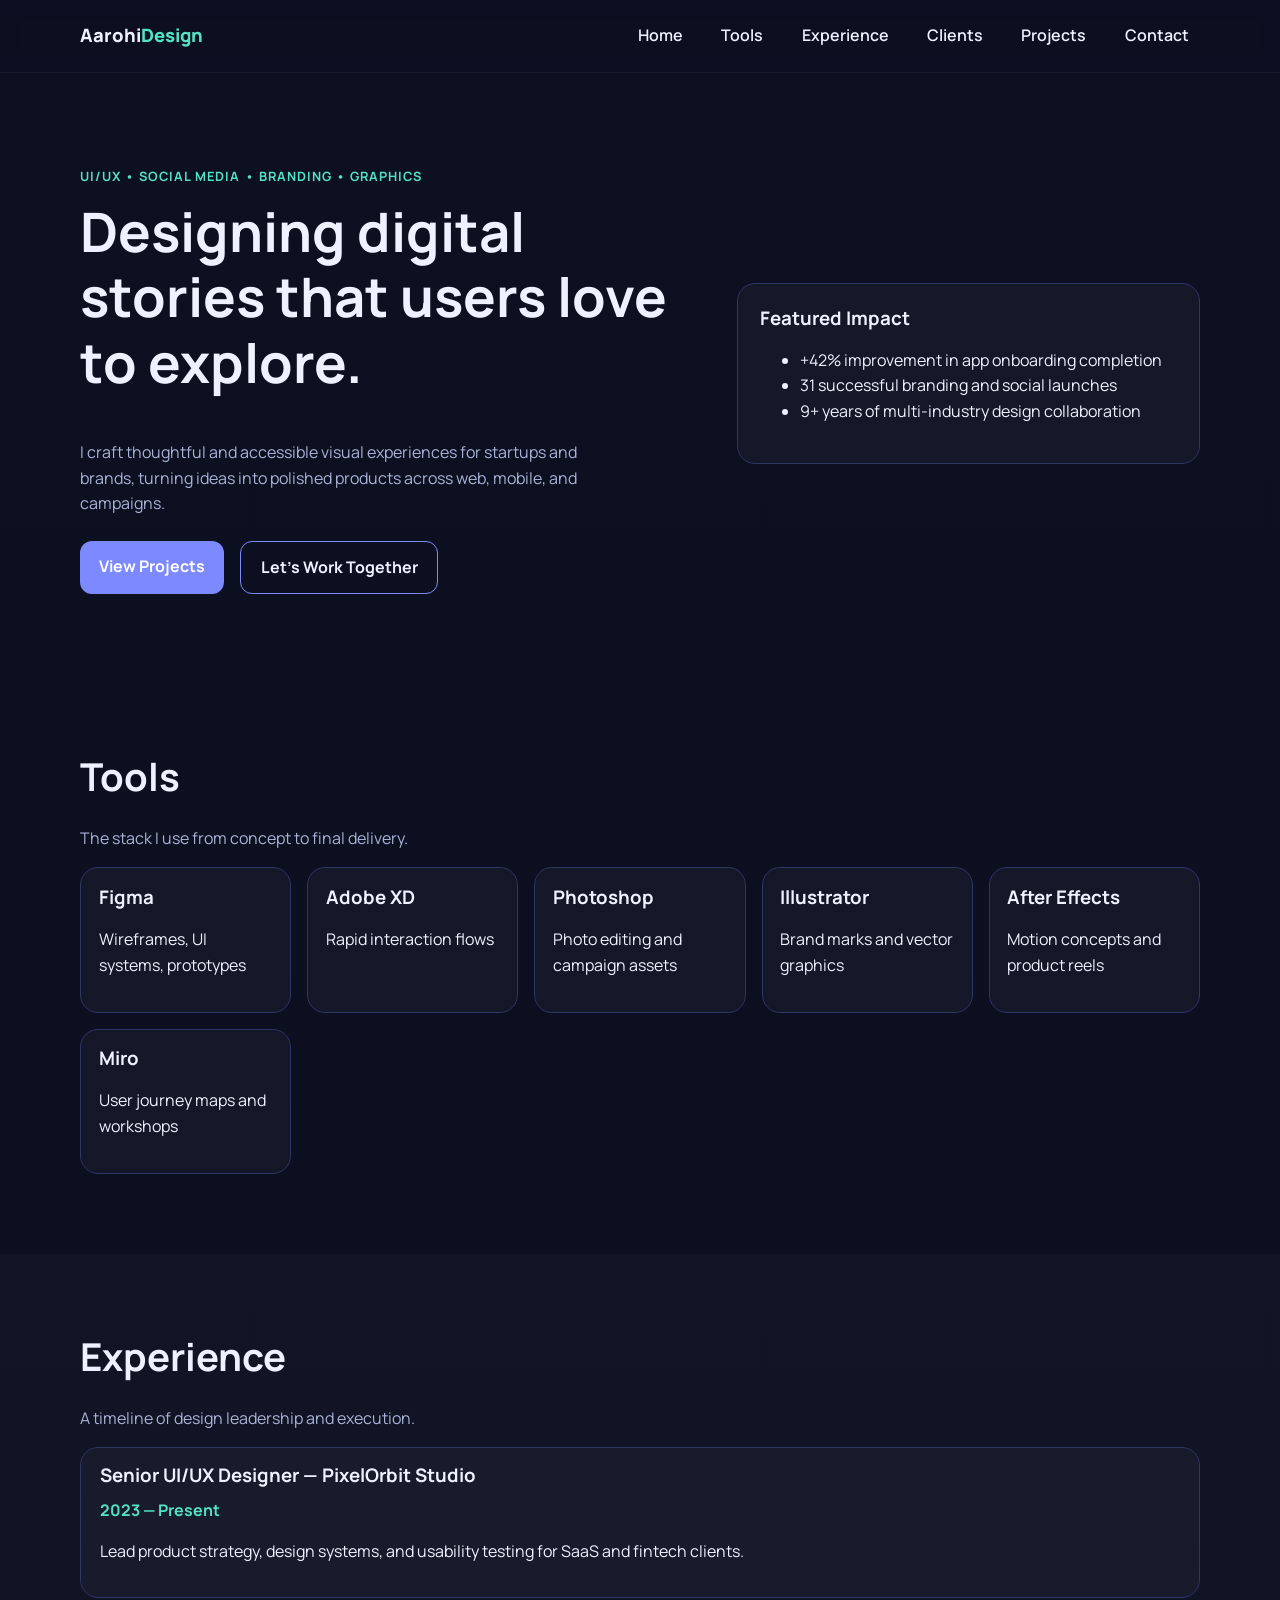
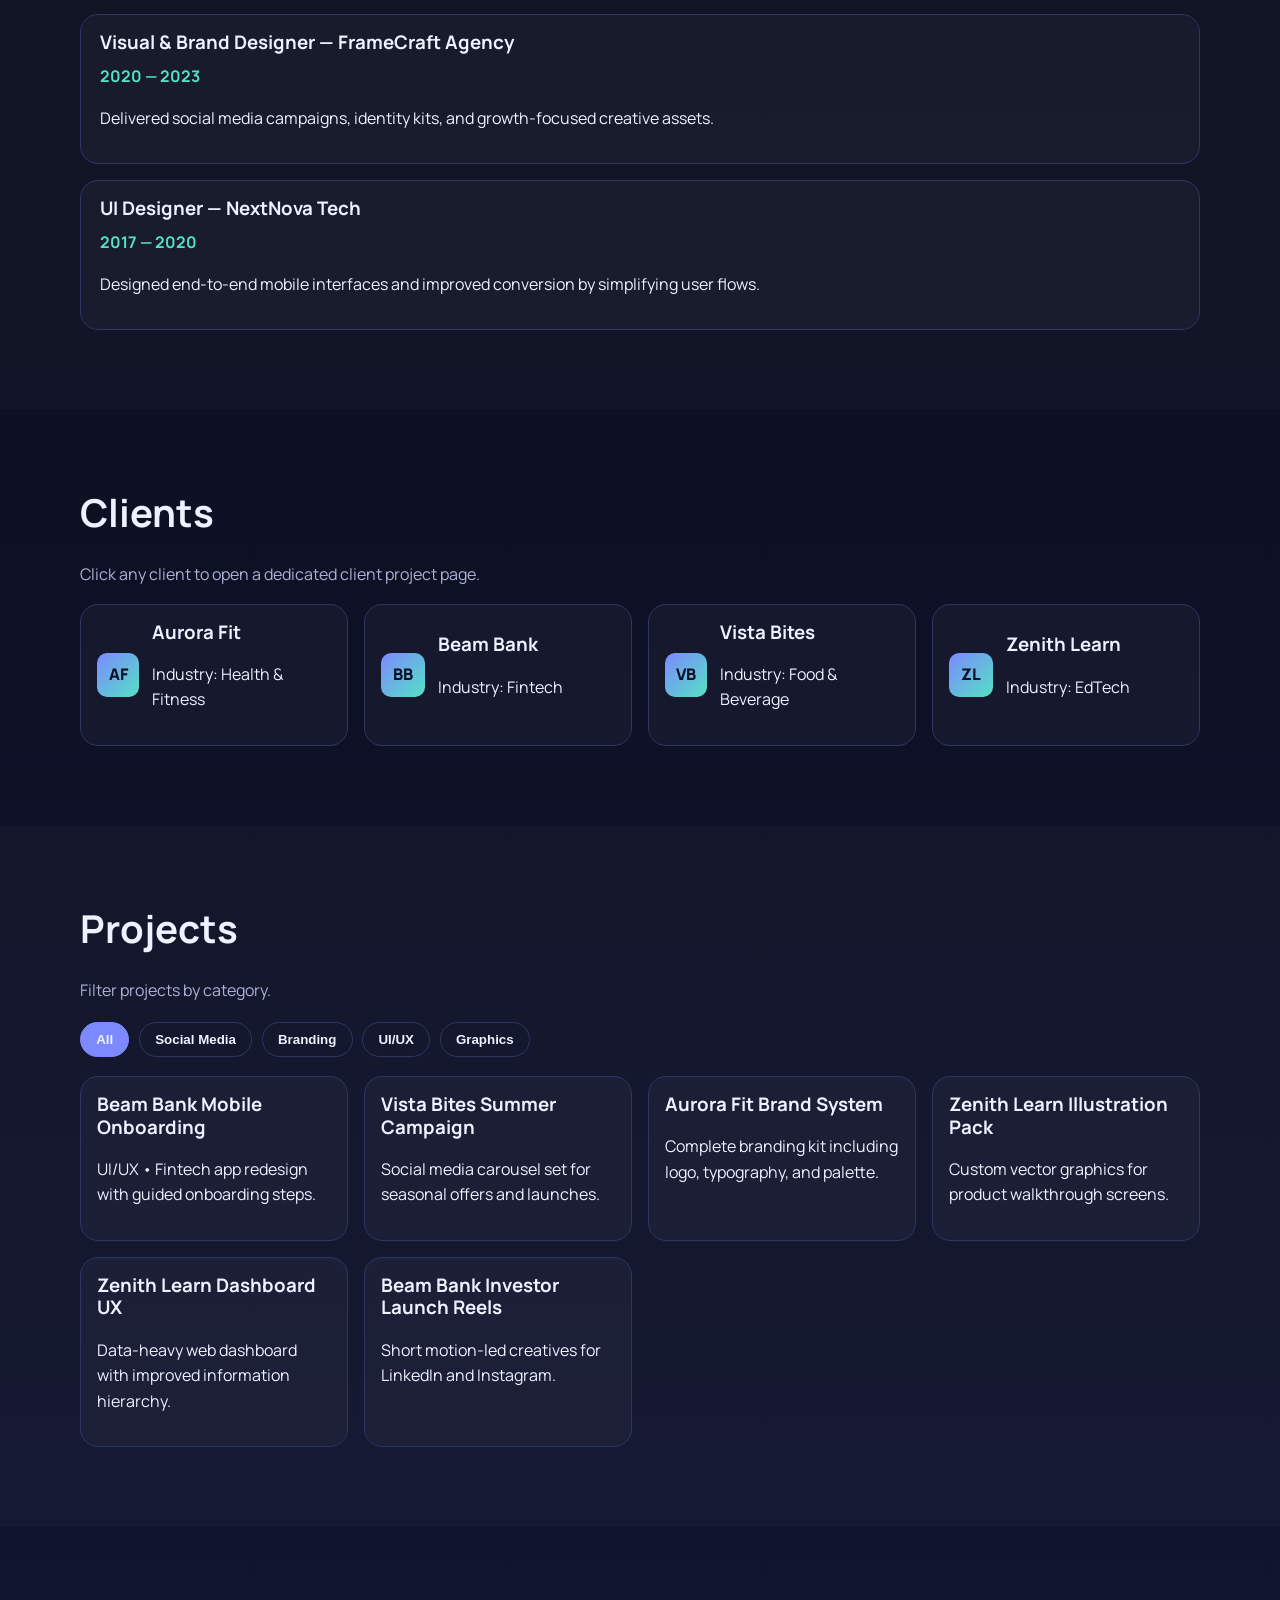
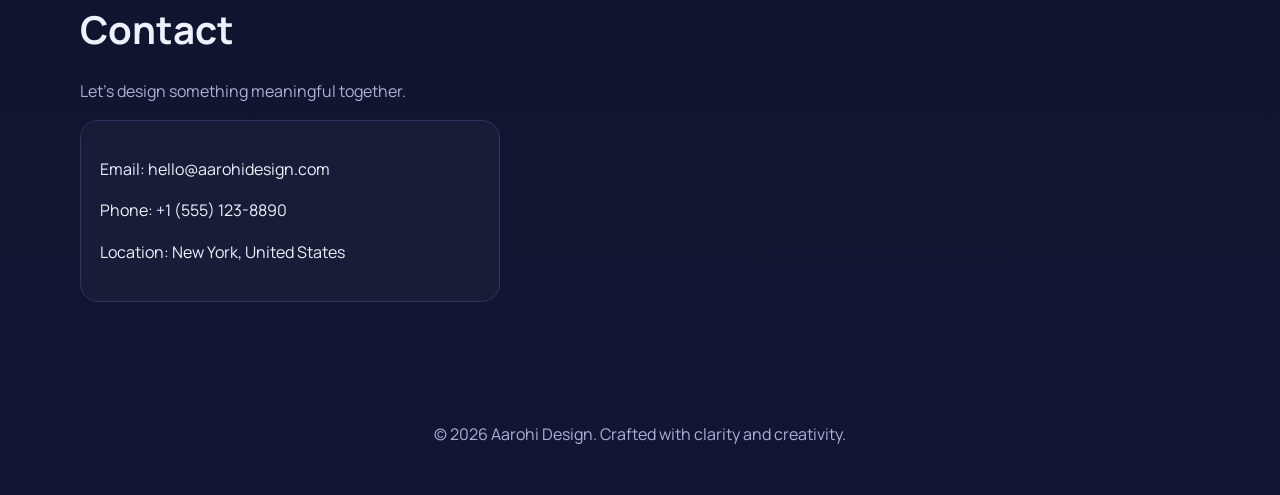
<file: index.html>
<!DOCTYPE html>
<html lang="en">
  <head>
    <meta charset="UTF-8" />
    <meta name="viewport" content="width=device-width, initial-scale=1.0" />
    <title>Aarohi — UI/UX Designer Portfolio</title>
    <link rel="preconnect" href="https://fonts.googleapis.com" />
    <link rel="preconnect" href="https://fonts.gstatic.com" crossorigin />
    <link
      href="https://fonts.googleapis.com/css2?family=Manrope:wght@400;500;600;700;800&display=swap"
      rel="stylesheet"
    />
    <link rel="stylesheet" href="styles.css" />
  </head>
  <body>
    <header class="site-header" id="top">
      <div class="container nav-wrap">
        <a href="#home" class="brand">Aarohi<span>Design</span></a>
        <button class="menu-toggle" aria-label="Toggle menu" aria-expanded="false">☰</button>
        <nav class="main-nav" aria-label="Main">
          <a href="#home">Home</a>
          <a href="#tools">Tools</a>
          <a href="#experience">Experience</a>
          <a href="#clients">Clients</a>
          <a href="#projects">Projects</a>
          <a href="#contact">Contact</a>
        </nav>
      </div>
    </header>

    <main>
      <section id="home" class="hero section">
        <div class="container hero-grid">
          <div>
            <p class="eyebrow">UI/UX • Social Media • Branding • Graphics</p>
            <h1>Designing digital stories that users love to explore.</h1>
            <p class="lead">
              I craft thoughtful and accessible visual experiences for startups and brands,
              turning ideas into polished products across web, mobile, and campaigns.
            </p>
            <div class="hero-actions">
              <a href="#projects" class="btn btn-primary">View Projects</a>
              <a href="#contact" class="btn btn-outline">Let’s Work Together</a>
            </div>
          </div>
          <div class="hero-card">
            <h3>Featured Impact</h3>
            <ul>
              <li>+42% improvement in app onboarding completion</li>
              <li>31 successful branding and social launches</li>
              <li>9+ years of multi-industry design collaboration</li>
            </ul>
          </div>
        </div>
      </section>

      <section id="tools" class="section">
        <div class="container">
          <h2>Tools</h2>
          <p class="section-sub">The stack I use from concept to final delivery.</p>
          <div class="tool-grid">
            <article class="chip-card"><h3>Figma</h3><p>Wireframes, UI systems, prototypes</p></article>
            <article class="chip-card"><h3>Adobe XD</h3><p>Rapid interaction flows</p></article>
            <article class="chip-card"><h3>Photoshop</h3><p>Photo editing and campaign assets</p></article>
            <article class="chip-card"><h3>Illustrator</h3><p>Brand marks and vector graphics</p></article>
            <article class="chip-card"><h3>After Effects</h3><p>Motion concepts and product reels</p></article>
            <article class="chip-card"><h3>Miro</h3><p>User journey maps and workshops</p></article>
          </div>
        </div>
      </section>

      <section id="experience" class="section section-alt">
        <div class="container">
          <h2>Experience</h2>
          <p class="section-sub">A timeline of design leadership and execution.</p>
          <div class="timeline">
            <article>
              <h3>Senior UI/UX Designer — PixelOrbit Studio</h3>
              <p class="meta">2023 — Present</p>
              <p>Lead product strategy, design systems, and usability testing for SaaS and fintech clients.</p>
            </article>
            <article>
              <h3>Visual & Brand Designer — FrameCraft Agency</h3>
              <p class="meta">2020 — 2023</p>
              <p>Delivered social media campaigns, identity kits, and growth-focused creative assets.</p>
            </article>
            <article>
              <h3>UI Designer — NextNova Tech</h3>
              <p class="meta">2017 — 2020</p>
              <p>Designed end-to-end mobile interfaces and improved conversion by simplifying user flows.</p>
            </article>
          </div>
        </div>
      </section>

      <section id="clients" class="section">
        <div class="container">
          <h2>Clients</h2>
          <p class="section-sub">Click any client to open a dedicated client project page.</p>
          <div class="client-grid">
            <a class="client-card" href="clients/aurora-fit.html">
              <span class="logo">AF</span>
              <div>
                <h3>Aurora Fit</h3>
                <p>Industry: Health & Fitness</p>
              </div>
            </a>
            <a class="client-card" href="clients/beam-bank.html">
              <span class="logo">BB</span>
              <div>
                <h3>Beam Bank</h3>
                <p>Industry: Fintech</p>
              </div>
            </a>
            <a class="client-card" href="clients/vista-bites.html">
              <span class="logo">VB</span>
              <div>
                <h3>Vista Bites</h3>
                <p>Industry: Food & Beverage</p>
              </div>
            </a>
            <a class="client-card" href="clients/zenith-learn.html">
              <span class="logo">ZL</span>
              <div>
                <h3>Zenith Learn</h3>
                <p>Industry: EdTech</p>
              </div>
            </a>
          </div>
        </div>
      </section>

      <section id="projects" class="section section-alt">
        <div class="container">
          <h2>Projects</h2>
          <p class="section-sub">Filter projects by category.</p>
          <div class="tabs" role="tablist" aria-label="Project categories">
            <button class="tab active" data-filter="all">All</button>
            <button class="tab" data-filter="social-media">Social Media</button>
            <button class="tab" data-filter="branding">Branding</button>
            <button class="tab" data-filter="uiux">UI/UX</button>
            <button class="tab" data-filter="graphics">Graphics</button>
          </div>
          <div class="project-grid" id="projectGrid">
            <article class="project-card" data-category="uiux">
              <h3>Beam Bank Mobile Onboarding</h3>
              <p>UI/UX • Fintech app redesign with guided onboarding steps.</p>
            </article>
            <article class="project-card" data-category="social-media">
              <h3>Vista Bites Summer Campaign</h3>
              <p>Social media carousel set for seasonal offers and launches.</p>
            </article>
            <article class="project-card" data-category="branding">
              <h3>Aurora Fit Brand System</h3>
              <p>Complete branding kit including logo, typography, and palette.</p>
            </article>
            <article class="project-card" data-category="graphics">
              <h3>Zenith Learn Illustration Pack</h3>
              <p>Custom vector graphics for product walkthrough screens.</p>
            </article>
            <article class="project-card" data-category="uiux">
              <h3>Zenith Learn Dashboard UX</h3>
              <p>Data-heavy web dashboard with improved information hierarchy.</p>
            </article>
            <article class="project-card" data-category="social-media">
              <h3>Beam Bank Investor Launch Reels</h3>
              <p>Short motion-led creatives for LinkedIn and Instagram.</p>
            </article>
          </div>
        </div>
      </section>

      <section id="contact" class="section">
        <div class="container">
          <h2>Contact</h2>
          <p class="section-sub">Let’s design something meaningful together.</p>
          <div class="contact-card">
            <p>Email: hello@aarohidesign.com</p>
            <p>Phone: +1 (555) 123-8890</p>
            <p>Location: New York, United States</p>
          </div>
        </div>
      </section>
    </main>

    <footer class="site-footer">
      <div class="container">
        <p>© 2026 Aarohi Design. Crafted with clarity and creativity.</p>
      </div>
    </footer>

    <script src="script.js"></script>
  </body>
</html>
</file>
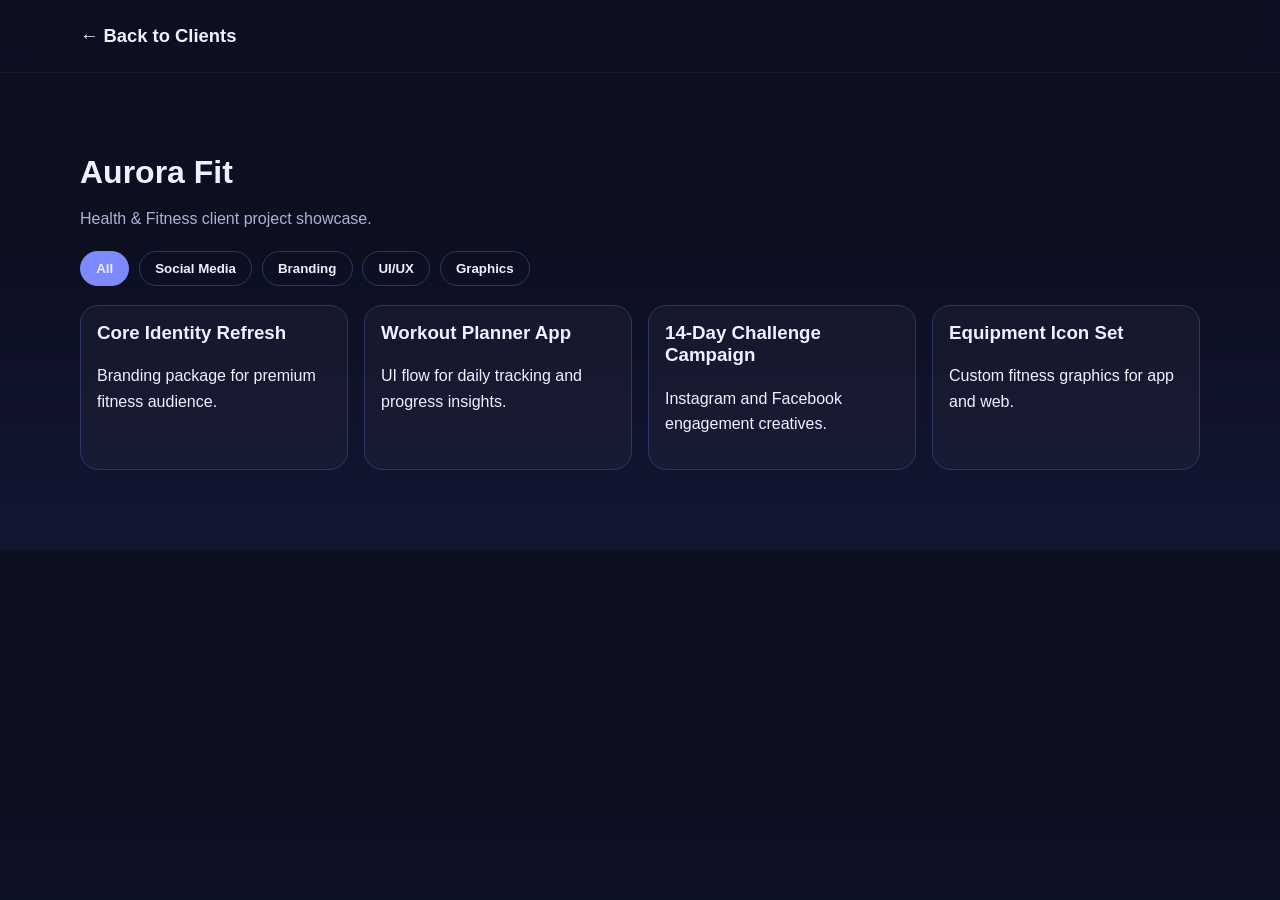
<file: clients/aurora-fit.html>
<!DOCTYPE html>
<html lang="en">
  <head>
    <meta charset="UTF-8" />
    <meta name="viewport" content="width=device-width, initial-scale=1.0" />
    <title>Aurora Fit — Client Projects</title>
    <link rel="stylesheet" href="../styles.css" />
  </head>
  <body>
    <header class="site-header">
      <div class="container nav-wrap">
        <a href="../index.html#clients" class="brand">← Back to Clients</a>
      </div>
    </header>
    <main class="section">
      <div class="container">
        <h1>Aurora Fit</h1>
        <p class="section-sub">Health & Fitness client project showcase.</p>
        <div class="tabs">
          <button class="tab active" data-filter="all">All</button>
          <button class="tab" data-filter="social-media">Social Media</button>
          <button class="tab" data-filter="branding">Branding</button>
          <button class="tab" data-filter="uiux">UI/UX</button>
          <button class="tab" data-filter="graphics">Graphics</button>
        </div>
        <div class="project-grid">
          <article class="project-card" data-category="branding"><h3>Core Identity Refresh</h3><p>Branding package for premium fitness audience.</p></article>
          <article class="project-card" data-category="uiux"><h3>Workout Planner App</h3><p>UI flow for daily tracking and progress insights.</p></article>
          <article class="project-card" data-category="social-media"><h3>14-Day Challenge Campaign</h3><p>Instagram and Facebook engagement creatives.</p></article>
          <article class="project-card" data-category="graphics"><h3>Equipment Icon Set</h3><p>Custom fitness graphics for app and web.</p></article>
        </div>
      </div>
    </main>
    <script src="../script.js"></script>
  </body>
</html>
</file>
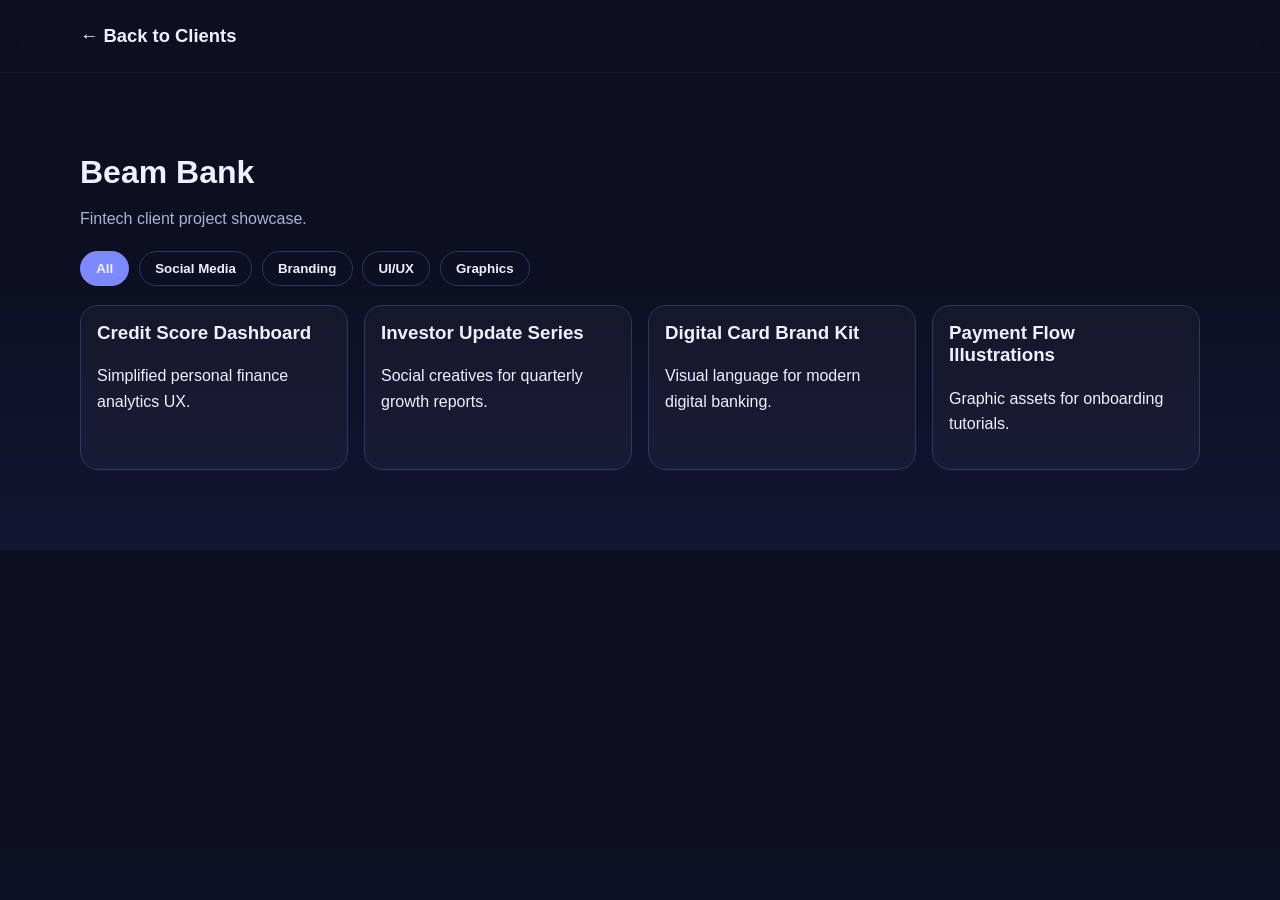
<file: clients/beam-bank.html>
<!DOCTYPE html>
<html lang="en">
  <head>
    <meta charset="UTF-8" />
    <meta name="viewport" content="width=device-width, initial-scale=1.0" />
    <title>Beam Bank — Client Projects</title>
    <link rel="stylesheet" href="../styles.css" />
  </head>
  <body>
    <header class="site-header"><div class="container nav-wrap"><a href="../index.html#clients" class="brand">← Back to Clients</a></div></header>
    <main class="section"><div class="container"><h1>Beam Bank</h1><p class="section-sub">Fintech client project showcase.</p>
      <div class="tabs">
        <button class="tab active" data-filter="all">All</button><button class="tab" data-filter="social-media">Social Media</button><button class="tab" data-filter="branding">Branding</button><button class="tab" data-filter="uiux">UI/UX</button><button class="tab" data-filter="graphics">Graphics</button>
      </div>
      <div class="project-grid">
        <article class="project-card" data-category="uiux"><h3>Credit Score Dashboard</h3><p>Simplified personal finance analytics UX.</p></article>
        <article class="project-card" data-category="social-media"><h3>Investor Update Series</h3><p>Social creatives for quarterly growth reports.</p></article>
        <article class="project-card" data-category="branding"><h3>Digital Card Brand Kit</h3><p>Visual language for modern digital banking.</p></article>
        <article class="project-card" data-category="graphics"><h3>Payment Flow Illustrations</h3><p>Graphic assets for onboarding tutorials.</p></article>
      </div>
    </div></main>
    <script src="../script.js"></script>
  </body>
</html>
</file>
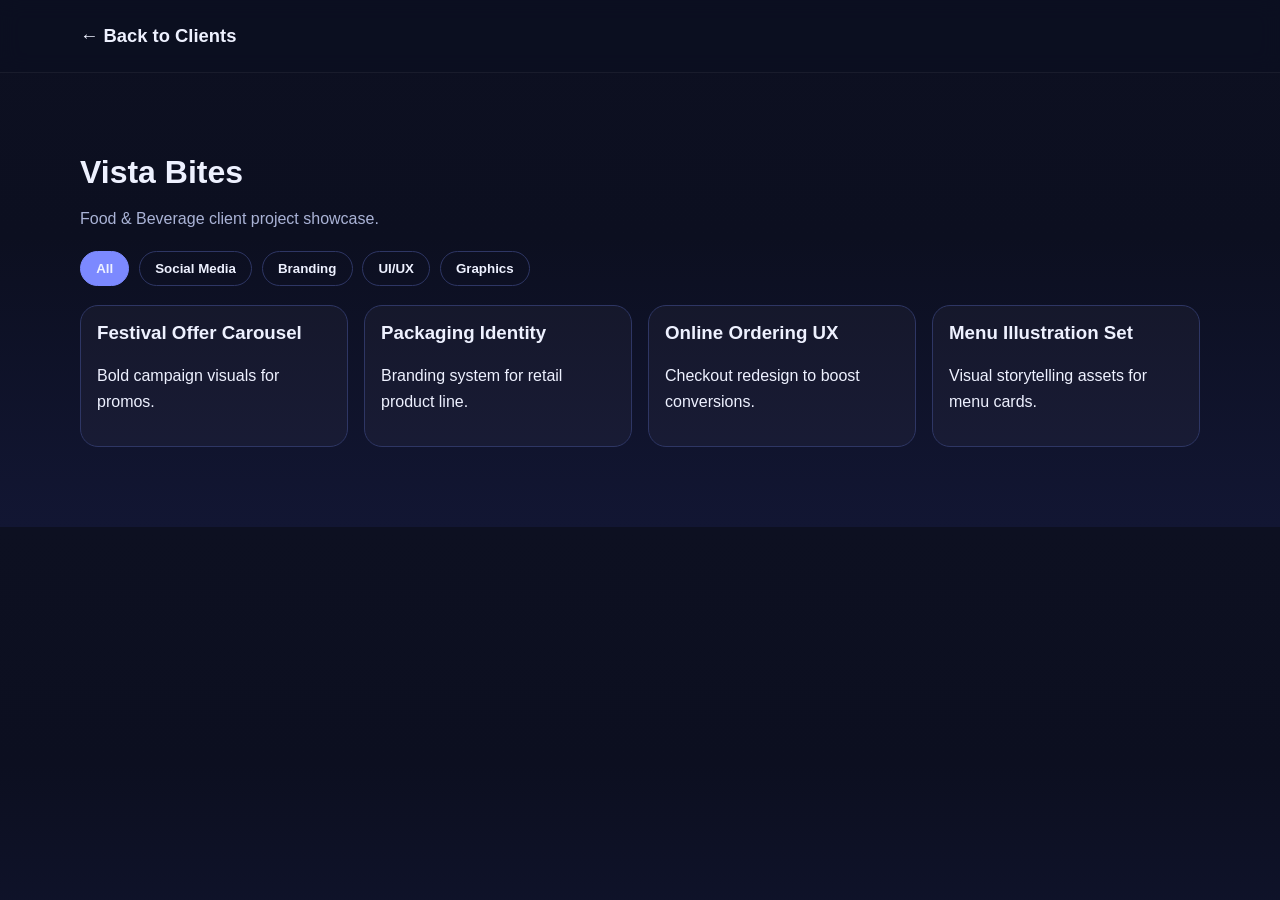
<file: clients/vista-bites.html>
<!DOCTYPE html>
<html lang="en">
  <head>
    <meta charset="UTF-8" />
    <meta name="viewport" content="width=device-width, initial-scale=1.0" />
    <title>Vista Bites — Client Projects</title>
    <link rel="stylesheet" href="../styles.css" />
  </head>
  <body>
    <header class="site-header"><div class="container nav-wrap"><a href="../index.html#clients" class="brand">← Back to Clients</a></div></header>
    <main class="section"><div class="container"><h1>Vista Bites</h1><p class="section-sub">Food & Beverage client project showcase.</p>
      <div class="tabs">
        <button class="tab active" data-filter="all">All</button><button class="tab" data-filter="social-media">Social Media</button><button class="tab" data-filter="branding">Branding</button><button class="tab" data-filter="uiux">UI/UX</button><button class="tab" data-filter="graphics">Graphics</button>
      </div>
      <div class="project-grid">
        <article class="project-card" data-category="social-media"><h3>Festival Offer Carousel</h3><p>Bold campaign visuals for promos.</p></article>
        <article class="project-card" data-category="branding"><h3>Packaging Identity</h3><p>Branding system for retail product line.</p></article>
        <article class="project-card" data-category="uiux"><h3>Online Ordering UX</h3><p>Checkout redesign to boost conversions.</p></article>
        <article class="project-card" data-category="graphics"><h3>Menu Illustration Set</h3><p>Visual storytelling assets for menu cards.</p></article>
      </div>
    </div></main>
    <script src="../script.js"></script>
  </body>
</html>
</file>
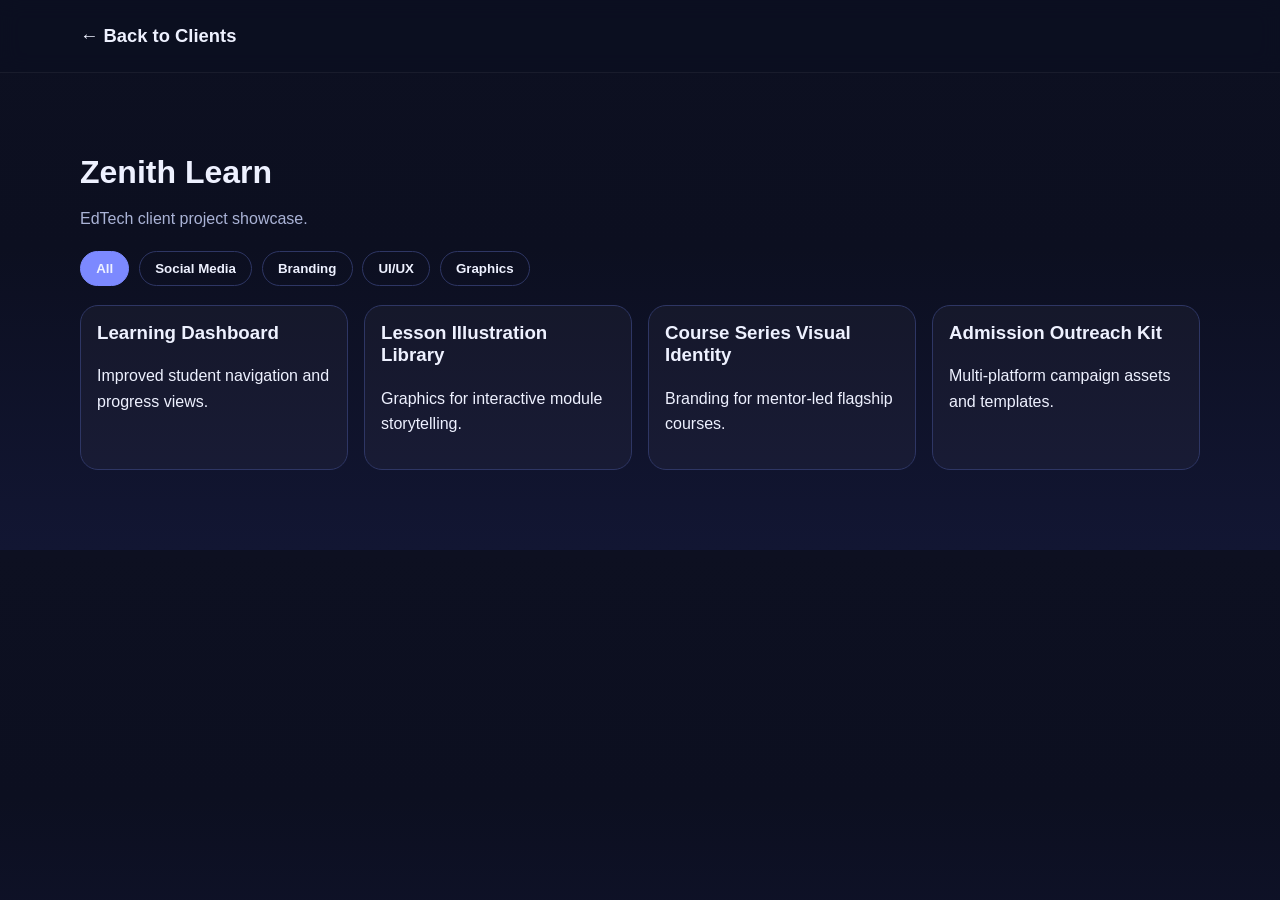
<file: clients/zenith-learn.html>
<!DOCTYPE html>
<html lang="en">
  <head>
    <meta charset="UTF-8" />
    <meta name="viewport" content="width=device-width, initial-scale=1.0" />
    <title>Zenith Learn — Client Projects</title>
    <link rel="stylesheet" href="../styles.css" />
  </head>
  <body>
    <header class="site-header"><div class="container nav-wrap"><a href="../index.html#clients" class="brand">← Back to Clients</a></div></header>
    <main class="section"><div class="container"><h1>Zenith Learn</h1><p class="section-sub">EdTech client project showcase.</p>
      <div class="tabs">
        <button class="tab active" data-filter="all">All</button><button class="tab" data-filter="social-media">Social Media</button><button class="tab" data-filter="branding">Branding</button><button class="tab" data-filter="uiux">UI/UX</button><button class="tab" data-filter="graphics">Graphics</button>
      </div>
      <div class="project-grid">
        <article class="project-card" data-category="uiux"><h3>Learning Dashboard</h3><p>Improved student navigation and progress views.</p></article>
        <article class="project-card" data-category="graphics"><h3>Lesson Illustration Library</h3><p>Graphics for interactive module storytelling.</p></article>
        <article class="project-card" data-category="branding"><h3>Course Series Visual Identity</h3><p>Branding for mentor-led flagship courses.</p></article>
        <article class="project-card" data-category="social-media"><h3>Admission Outreach Kit</h3><p>Multi-platform campaign assets and templates.</p></article>
      </div>
    </div></main>
    <script src="../script.js"></script>
  </body>
</html>
</file>
<file: styles.css>
:root {
  --bg: #0d1021;
  --bg-alt: #12162c;
  --surface: #1d2342;
  --text: #eef1ff;
  --muted: #aab3d6;
  --primary: #7c89ff;
  --accent: #54e2c4;
  --border: #2e3664;
}

* {
  box-sizing: border-box;
}

html {
  scroll-behavior: smooth;
}

body {
  margin: 0;
  font-family: "Manrope", sans-serif;
  background: linear-gradient(180deg, var(--bg), #0c0f20 45%, #121633);
  color: var(--text);
  line-height: 1.6;
}

.container {
  width: min(1120px, 92%);
  margin: 0 auto;
}

.section {
  padding: 5rem 0;
}

.section-alt {
  background: rgba(255, 255, 255, 0.02);
}

h1,
h2,
h3 {
  line-height: 1.2;
  margin-top: 0;
}

h2 {
  font-size: clamp(1.8rem, 4vw, 2.4rem);
}

.section-sub {
  color: var(--muted);
  margin-top: -0.4rem;
}

.site-header {
  position: sticky;
  top: 0;
  z-index: 40;
  background: rgba(12, 15, 32, 0.88);
  backdrop-filter: blur(10px);
  border-bottom: 1px solid rgba(255, 255, 255, 0.06);
}

.nav-wrap {
  display: flex;
  align-items: center;
  justify-content: space-between;
  min-height: 72px;
}

.brand {
  color: var(--text);
  text-decoration: none;
  font-weight: 800;
  font-size: 1.15rem;
}

.brand span {
  color: var(--accent);
}

.main-nav {
  display: flex;
  gap: 1rem;
}

.main-nav a {
  text-decoration: none;
  color: var(--text);
  font-weight: 600;
  padding: 0.4rem 0.7rem;
  border-radius: 999px;
}

.main-nav a:hover {
  background: rgba(124, 137, 255, 0.2);
}

.menu-toggle {
  display: none;
  font-size: 1.4rem;
  background: transparent;
  color: var(--text);
  border: 1px solid var(--border);
  border-radius: 10px;
  padding: 0.2rem 0.6rem;
}

.hero-grid {
  display: grid;
  grid-template-columns: 1.35fr 1fr;
  gap: 2rem;
  align-items: center;
}

.eyebrow {
  text-transform: uppercase;
  letter-spacing: 0.08em;
  color: var(--accent);
  font-size: 0.8rem;
  font-weight: 700;
}

.hero h1 {
  font-size: clamp(2rem, 5vw, 3.4rem);
}

.lead {
  color: var(--muted);
  max-width: 50ch;
}

.hero-card,
.chip-card,
.client-card,
.project-card,
.contact-card,
.timeline article {
  background: rgba(255, 255, 255, 0.03);
  border: 1px solid var(--border);
  border-radius: 18px;
}

.hero-card {
  padding: 1.4rem;
}

.hero-actions {
  margin-top: 1.5rem;
  display: flex;
  gap: 1rem;
  flex-wrap: wrap;
}

.btn {
  text-decoration: none;
  padding: 0.8rem 1.2rem;
  border-radius: 12px;
  font-weight: 700;
}

.btn-primary {
  background: var(--primary);
  color: #fff;
}

.btn-outline {
  border: 1px solid var(--primary);
  color: var(--text);
}

.tool-grid,
.client-grid,
.project-grid {
  display: grid;
  gap: 1rem;
}

.tool-grid {
  grid-template-columns: repeat(auto-fit, minmax(180px, 1fr));
}

.chip-card {
  padding: 1.1rem;
}

.timeline {
  display: grid;
  gap: 1rem;
}

.timeline article {
  padding: 1rem 1.2rem;
}

.meta {
  color: var(--accent);
  font-weight: 700;
  margin: -0.5rem 0 0.5rem;
}

.client-grid {
  grid-template-columns: repeat(auto-fit, minmax(220px, 1fr));
}

.client-card {
  text-decoration: none;
  color: var(--text);
  padding: 1rem;
  display: flex;
  align-items: center;
  gap: 0.8rem;
  transition: transform 0.2s ease, border-color 0.2s ease;
}

.client-card:hover {
  transform: translateY(-4px);
  border-color: var(--accent);
}

.logo {
  width: 44px;
  height: 44px;
  display: grid;
  place-items: center;
  border-radius: 10px;
  font-weight: 800;
  background: linear-gradient(135deg, var(--primary), var(--accent));
  color: #0b1023;
}

.tabs {
  display: flex;
  flex-wrap: wrap;
  gap: 0.6rem;
  margin: 1.2rem 0;
}

.tab {
  border: 1px solid var(--border);
  background: transparent;
  color: var(--text);
  padding: 0.55rem 0.95rem;
  border-radius: 999px;
  cursor: pointer;
  font-weight: 600;
}

.tab.active {
  background: var(--primary);
  border-color: var(--primary);
}

.project-grid {
  grid-template-columns: repeat(auto-fit, minmax(240px, 1fr));
}

.project-card {
  padding: 1rem;
}

.project-card.hidden {
  display: none;
}

.contact-card {
  padding: 1.2rem;
  max-width: 420px;
}

.site-footer {
  padding: 1.5rem 0 2rem;
  color: var(--muted);
  text-align: center;
}

@media (max-width: 880px) {
  .hero-grid {
    grid-template-columns: 1fr;
  }

  .menu-toggle {
    display: inline-block;
  }

  .main-nav {
    position: absolute;
    inset: 72px 4% auto;
    flex-direction: column;
    background: #121734;
    border: 1px solid var(--border);
    border-radius: 16px;
    padding: 0.7rem;
    display: none;
  }

  .main-nav.open {
    display: flex;
  }
}
</file>
